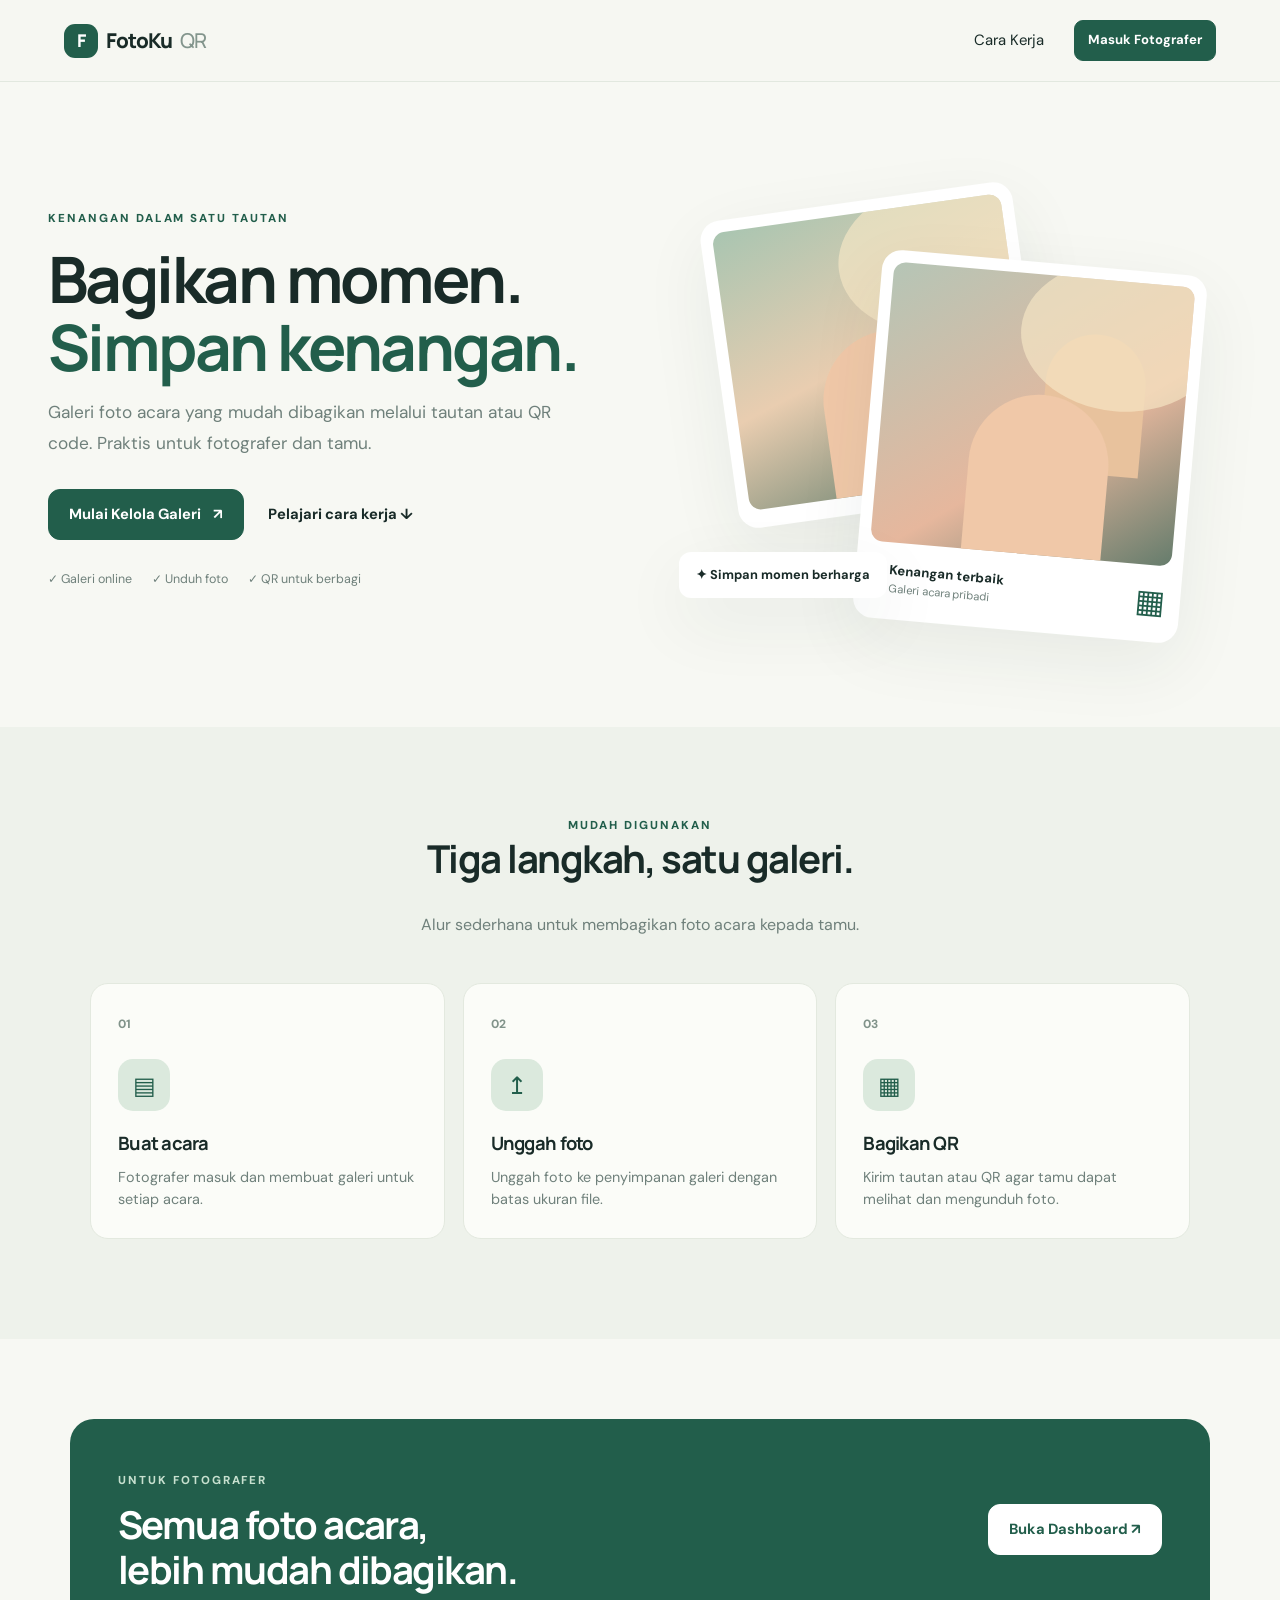
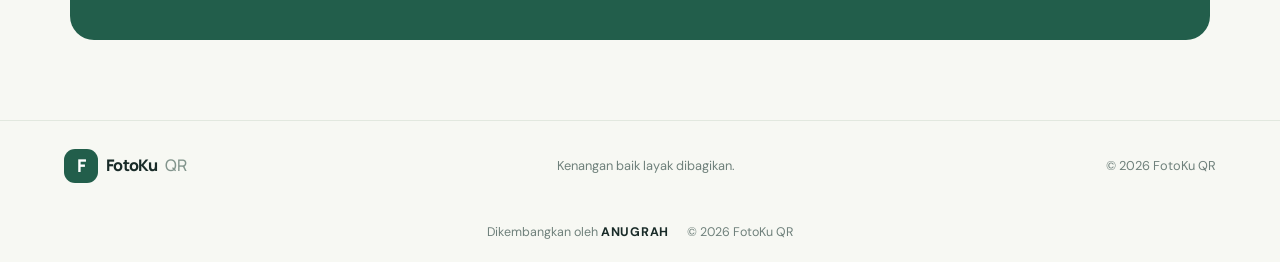
<file: index.html>
<!doctype html>
<html lang="id">
<head>
<meta charset="utf-8"><meta name="viewport" content="width=device-width, initial-scale=1">
<title>FotoKu QR — Galeri Kenangan</title><link rel="stylesheet" href="style.css">
</head>
<body>
<header class="topbar"><a class="brand" href="index.html"><span class="brand-mark">F</span> FotoKu <span class="brand-light">QR</span></a><nav><a href="#cara">Cara Kerja</a><a href="login.html" class="btn btn-small">Masuk Fotografer</a></nav></header>
<main>
<section class="hero"><div class="hero-copy"><span class="eyebrow">KENANGAN DALAM SATU TAUTAN</span><h1>Bagikan momen.<br><em>Simpan kenangan.</em></h1><p>Galeri foto acara yang mudah dibagikan melalui tautan atau QR code. Praktis untuk fotografer dan tamu.</p><div class="hero-actions"><a class="btn" href="login.html">Mulai Kelola Galeri <span>↗</span></a><a class="text-link" href="#cara">Pelajari cara kerja ↓</a></div><div class="hero-meta"><span>✓ Galeri online</span><span>✓ Unduh foto</span><span>✓ QR untuk berbagi</span></div></div>
<div class="hero-art"><div class="photo-frame frame-back"><div class="mock-photo photo-a"></div></div><div class="photo-frame frame-front"><div class="mock-photo photo-b"></div><div class="photo-caption"><span class="live-dot"></span><div><b>Kenangan terbaik</b><small>Galeri acara pribadi</small></div><span class="mini-qr">▦</span></div></div><div class="floating-tag">✦ Simpan momen berharga</div></div></section>
<section id="cara" class="steps-section"><div class="section-heading"><span class="eyebrow">MUDAH DIGUNAKAN</span><h2>Tiga langkah, satu galeri.</h2><p>Alur sederhana untuk membagikan foto acara kepada tamu.</p></div><div class="steps"><article class="step"><span class="step-number">01</span><div class="step-icon">▤</div><h3>Buat acara</h3><p>Fotografer masuk dan membuat galeri untuk setiap acara.</p></article><article class="step"><span class="step-number">02</span><div class="step-icon">↥</div><h3>Unggah foto</h3><p>Unggah foto ke penyimpanan galeri dengan batas ukuran file.</p></article><article class="step"><span class="step-number">03</span><div class="step-icon">▦</div><h3>Bagikan QR</h3><p>Kirim tautan atau QR agar tamu dapat melihat dan mengunduh foto.</p></article></div></section>
<section class="cta"><div><span class="eyebrow">UNTUK FOTOGRAFER</span><h2>Semua foto acara,<br>lebih mudah dibagikan.</h2></div><a class="btn btn-white" href="login.html">Buka Dashboard ↗</a></section>
</main><footer><a class="brand" href="index.html"><span class="brand-mark">F</span> FotoKu <span class="brand-light">QR</span></a><span>Kenangan baik layak dibagikan.</span><span>© <span id="year"></span> FotoKu QR</span></footer><div class="developer-credit"><span>Dikembangkan oleh <strong>ANUGRAH</strong></span><span>© <span class="current-year">2026</span> FotoKu QR</span></div><script>document.getElementById('year').textContent=new Date().getFullYear()</script>
</body></html>
</file>
<file: style.css>
@import url('https://fonts.googleapis.com/css2?family=DM+Sans:wght@400;500;600;700&family=Manrope:wght@400;500;600;700;800&display=swap');
:root{--ink:#192b28;--muted:#6f807b;--paper:#f7f8f3;--green:#225e4b;--mint:#dbe9dd;--line:#e2e8df;--white:#fff;--orange:#d68a5c;--shadow:0 24px 70px #17392a12}
*{box-sizing:border-box}html{scroll-behavior:smooth}body{margin:0;background:var(--paper);color:var(--ink);font-family:"DM Sans",sans-serif;line-height:1.55}a{color:inherit;text-decoration:none}button,input,textarea{font:inherit}button{cursor:pointer}h1,h2,h3,p{margin-top:0}h1,h2,h3,.brand{font-family:Manrope,sans-serif;letter-spacing:-.04em}h1{font-size:clamp(2.5rem,5vw,4.8rem);line-height:1.06;margin:16px 0}h2{font-size:clamp(1.8rem,3vw,2.7rem);line-height:1.15}p{color:var(--muted)}.topbar,.appbar{height:82px;padding:0 max(5vw,24px);display:flex;align-items:center;justify-content:space-between;border-bottom:1px solid var(--line);background:#f7f8f3ed}.topbar nav{display:flex;gap:30px;align-items:center;font-size:.93rem}.brand{font-weight:800;font-size:1.28rem;display:inline-flex;align-items:center;gap:8px}.brand-mark{display:inline-grid;place-items:center;width:34px;height:34px;background:var(--green);color:white;border-radius:11px;font-size:1.1rem}.brand-light{font-weight:500;color:#83958d}.btn{display:inline-flex;justify-content:center;align-items:center;gap:12px;padding:13px 20px;border:1px solid var(--green);border-radius:12px;background:var(--green);color:white;font-weight:700;font-size:.92rem;transition:.18s}.btn:hover{transform:translateY(-1px);filter:brightness(1.07)}.btn:disabled{opacity:.55;cursor:wait;transform:none}.btn-small{padding:9px 13px;font-size:.82rem;border-radius:9px}.btn-ghost{background:transparent;color:var(--green);border-color:#cbd8ce}.btn-danger{background:#fff4f0;border-color:#f1d2c6;color:#a33d25}.text-link{font-weight:700;font-size:.92rem}.hero{max-width:1240px;margin:auto;padding:90px 28px 105px;display:grid;grid-template-columns:1.02fr .98fr;align-items:center;gap:55px;min-height:620px}.eyebrow{font-size:.72rem;letter-spacing:.17em;font-weight:800;color:var(--green)}.hero-copy>p{font-size:1.08rem;max-width:510px;line-height:1.8}.hero h1 em{font-style:normal;color:var(--green)}.hero-actions{display:flex;align-items:center;gap:24px;margin:30px 0}.hero-meta{display:flex;flex-wrap:wrap;gap:20px;font-size:.78rem;color:var(--muted)}.hero-art{position:relative;min-height:450px}.photo-frame{position:absolute;padding:12px;background:white;box-shadow:var(--shadow);border-radius:20px}.frame-back{width:57%;height:310px;top:28px;left:7%;transform:rotate(-8deg)}.frame-front{width:59%;right:7%;top:90px;transform:rotate(5deg)}.mock-photo{height:280px;border-radius:12px;background:linear-gradient(160deg,#a9c5b1,#e9cdb0 50%,#617e6d);position:relative;overflow:hidden}.mock-photo:before{content:"";position:absolute;width:140px;height:180px;left:30%;bottom:-20px;background:#f0c8a8;border-radius:70px 70px 20px 20px;box-shadow:50px -85px 0 -20px #e8c29d}.mock-photo:after{content:"";position:absolute;width:200px;height:150px;right:-30px;top:-20px;background:#f7e9c7;border-radius:50%;opacity:.65}.photo-b{background:linear-gradient(145deg,#b5c5b6,#e6b79d 60%,#657c6c)}.photo-caption{display:flex;align-items:center;gap:10px;padding:12px 3px 3px}.photo-caption b,.photo-caption small{display:block}.photo-caption b{font-size:.82rem}.photo-caption small{font-size:.7rem;color:var(--muted)}.live-dot{width:9px;height:9px;border-radius:50%;background:#55a87a}.mini-qr{margin-left:auto;font-size:2rem;color:var(--green)}.floating-tag{position:absolute;bottom:24px;left:0;background:white;padding:13px 17px;border-radius:12px;box-shadow:var(--shadow);font-size:.8rem;font-weight:700}.steps-section{background:#eef2eb;padding:85px max(6vw,24px) 100px}.section-heading{text-align:center;max-width:560px;margin:0 auto 45px}.section-heading p{margin-bottom:0}.steps{max-width:1100px;margin:auto;display:grid;grid-template-columns:repeat(3,1fr);gap:18px}.step{background:#fbfcf8;border:1px solid #e3e9df;border-radius:18px;padding:27px;position:relative}.step-number{font-size:.75rem;color:#81938a;font-weight:800}.step-icon{display:grid;place-items:center;width:52px;height:52px;background:var(--mint);color:var(--green);border-radius:15px;font-size:1.5rem;margin:24px 0 18px}.step h3{font-size:1.15rem;margin-bottom:8px}.step p{font-size:.9rem;margin-bottom:0}.cta{max-width:1140px;margin:80px auto;padding:48px;background:var(--green);border-radius:24px;color:white;display:flex;align-items:center;justify-content:space-between;gap:24px}.cta .eyebrow{color:#c7e0cf}.cta h2{margin:12px 0 0}.btn-white{background:white;color:var(--green);border-color:white;white-space:nowrap}footer{display:flex;align-items:center;justify-content:space-between;gap:20px;padding:28px max(5vw,24px);border-top:1px solid var(--line);font-size:.8rem;color:var(--muted)}footer .brand{color:var(--ink);font-size:1rem}.auth-body{min-height:100vh;background:radial-gradient(circle at 15% 10%,#e1ecdf,transparent 35%),var(--paper)}.auth-brand{margin:28px 5vw}.auth-wrap{min-height:calc(100vh - 100px);display:grid;place-items:center;padding:20px}.auth-card{background:white;border:1px solid var(--line);border-radius:22px;padding:38px;width:min(100%,460px);box-shadow:var(--shadow)}.auth-card h1{font-size:2.35rem}.muted{color:var(--muted)}.tiny{font-size:.78rem}.auth-card form{display:grid;gap:18px;margin-top:25px}.auth-card label,.form-grid label{display:grid;gap:8px;font-size:.86rem;font-weight:700}.auth-card input,.form-grid input,.form-grid textarea{width:100%;border:1px solid #dce4dc;border-radius:10px;padding:13px 14px;background:#fbfcf9;outline:none;color:var(--ink)}input:focus,textarea:focus{border-color:#79a18c;box-shadow:0 0 0 3px #dcebe0}.full{width:100%}.auth-bottom{text-align:center;font-size:.87rem;margin:20px 0}.link-button{border:0;background:none;color:var(--green);font-weight:800}.message{font-size:.88rem;color:var(--green);min-height:1.3em}.message.error,.error{color:#b43c2c}.app-body,.public-body{min-height:100vh}.appbar{background:white}.appbar-right{display:flex;align-items:center;gap:18px;font-size:.84rem}.dashboard-main{max-width:1120px;margin:0 auto;padding:54px 24px 80px}.page-intro{display:flex;justify-content:space-between;align-items:center;gap:25px;margin-bottom:30px}.page-intro h1{font-size:2.7rem;margin:8px 0}.page-intro p{margin-bottom:0}.panel{background:white;border:1px solid var(--line);border-radius:18px;padding:25px;margin-bottom:25px}.panel h2{font-size:1.4rem}.hidden{display:none!important}.form-grid{display:grid;grid-template-columns:1fr 1fr;gap:18px}.form-grid .wide{grid-column:1/-1}.form-grid textarea{resize:vertical}.form-actions{display:flex;gap:10px}.gallery-list{display:grid;gap:16px}.gallery-admin-card{background:white;border:1px solid var(--line);border-radius:17px;padding:22px}.gallery-admin-head{display:flex;justify-content:space-between;align-items:flex-start;gap:20px}.gallery-admin-head h2{font-size:1.3rem;margin-bottom:4px}.gallery-admin-head p{margin-bottom:0}.status-pill{background:#f3ead9;color:#8d6826;border-radius:50px;padding:6px 10px;font-size:.72rem;font-weight:800;white-space:nowrap}.status-pill.published{background:#dff0e2;color:#276548}.card-actions{display:flex;flex-wrap:wrap;gap:8px;margin-top:18px}.empty-state{background:white;border:1px dashed #cdd9ce;border-radius:15px;padding:35px;text-align:center;color:var(--muted)}.app-footer{border-top:1px solid var(--line);padding:24px max(5vw,24px);display:flex;justify-content:space-between;color:var(--muted);font-size:.8rem}.public-appbar{padding:0 max(5vw,24px)}.public-main{max-width:1200px;margin:auto;padding:65px 24px 90px}.public-head{text-align:center;max-width:750px;margin:0 auto 35px}.public-head h1{font-size:clamp(2rem,4vw,3.4rem);margin:12px 0}.public-head p{margin-bottom:8px}.public-tools{display:flex;justify-content:center;align-items:center;gap:16px;flex-wrap:wrap;margin-top:22px}.photo-grid{display:grid;grid-template-columns:repeat(3,minmax(0,1fr));gap:18px}.public-photo-card{overflow:hidden;background:white;border:1px solid var(--line);border-radius:15px;box-shadow:0 8px 25px #163c2910}.public-photo-card img{width:100%;height:auto;display:block;object-fit:contain;background:#eef0eb;max-height:650px}.photo-card-bottom{padding:12px;display:flex;align-items:center;justify-content:space-between;gap:12px}.photo-file-name{font-size:.78rem;color:var(--muted);overflow-wrap:anywhere}.photo-card-bottom .btn{flex-shrink:0}.app-footer{margin-top:auto}
@media(max-width:850px){.hero{grid-template-columns:1fr;gap:10px;padding-top:65px}.hero-art{max-width:580px;width:100%;margin:auto;min-height:430px}.steps{grid-template-columns:1fr}.cta{margin:45px 20px;padding:32px;flex-direction:column;align-items:flex-start}.photo-grid{grid-template-columns:repeat(2,minmax(0,1fr))}.topbar nav>a:first-child{display:none}}
@media(max-width:560px){.topbar,.appbar{height:70px;padding:0 18px}.brand{font-size:1.1rem}.hero{padding:55px 22px 65px}.hero-actions{align-items:flex-start;flex-direction:column;gap:18px}.hero-meta{gap:10px 15px}.hero-art{min-height:360px}.frame-back{height:250px}.frame-front{top:65px}.mock-photo{height:220px}.floating-tag{bottom:5px}.steps-section{padding:65px 20px}.cta{padding:27px 23px}.cta .btn{width:100%}footer{flex-wrap:wrap;padding:24px 20px}.auth-card{padding:26px 22px}.dashboard-main{padding:38px 17px 60px}.page-intro{align-items:flex-start;flex-direction:column}.page-intro h1{font-size:2.2rem}.form-grid{grid-template-columns:1fr}.form-grid .wide{grid-column:auto}.gallery-admin-card{padding:17px}.gallery-admin-head{gap:12px}.card-actions .btn{flex-grow:1}.public-main{padding:45px 14px 65px}.photo-grid{grid-template-columns:1fr}.photo-card-bottom{align-items:flex-start}.photo-card-bottom .btn{font-size:.76rem}.app-footer{gap:10px;flex-wrap:wrap}}

/* Pengelola foto di dashboard admin */
.photo-manager-overlay{position:fixed;inset:0;z-index:1000;background:#10201899;display:flex;align-items:center;justify-content:center;padding:18px;overflow:auto}
.photo-manager{width:min(900px,100%);max-height:90vh;overflow:auto;margin:0;padding:22px}
.photo-manager-head{display:flex;justify-content:space-between;align-items:flex-start;gap:15px}
.photo-manager-head h2{margin:0 0 6px}.photo-manager-head p{margin:0 0 12px}
.photo-manager-grid{display:grid;grid-template-columns:repeat(3,minmax(0,1fr));gap:14px;margin-top:16px}
.photo-manager-card{border:1px solid var(--line);border-radius:12px;padding:10px;min-width:0}
.photo-manager-thumb{display:block;width:100%;height:160px;object-fit:contain;background:#eef0eb;border-radius:8px}
.photo-manager-placeholder{display:flex;align-items:center;justify-content:center;text-align:center;color:var(--muted);font-size:.8rem}
.photo-manager-name{font-size:.8rem;overflow-wrap:anywhere;margin:10px 0}
.photo-manager-card .btn{width:100%}
@media(max-width:650px){.photo-manager-grid{grid-template-columns:repeat(2,minmax(0,1fr))}.photo-manager{padding:15px}}
@media(max-width:420px){.photo-manager-grid{grid-template-columns:1fr}}

/* Tombol laporan masalah via WhatsApp */
.intro-actions,.public-nav-actions{display:flex;align-items:center;gap:12px;flex-wrap:wrap}
.btn-whatsapp{background:#168348;border-color:#168348;color:#fff}
.btn-whatsapp:hover{filter:brightness(1.05)}
@media(max-width:560px){.intro-actions{width:100%}.intro-actions .btn{width:100%}.public-nav-actions{gap:10px;font-size:.82rem}}


/* Kredit developer */
.developer-credit{display:flex;justify-content:center;gap:8px 18px;flex-wrap:wrap;padding:12px 20px 20px;color:var(--muted);font-size:.78rem;text-align:center}.developer-credit strong{color:var(--ink);letter-spacing:.06em}


/* Statistik galeri */
.analytics-panel{margin:20px 0}.analytics-grid{display:grid;grid-template-columns:repeat(4,minmax(0,1fr));gap:12px;margin-top:14px}.analytics-stat{padding:16px;border:1px solid var(--border,#e5e7eb);border-radius:14px;background:var(--card,#fff);display:flex;flex-direction:column;gap:8px}.analytics-stat span{font-size:.86rem;color:var(--muted,#64748b)}.analytics-stat strong{font-size:1.7rem;line-height:1.2}.analytics-details{margin-top:14px;line-height:1.7}.analytics-gallery-row{display:flex;justify-content:space-between;gap:12px;padding:9px 0;border-bottom:1px solid #e5e7eb}.analytics-gallery-row:last-child{border-bottom:0}@media(max-width:650px){.analytics-grid{grid-template-columns:repeat(2,minmax(0,1fr))}.analytics-stat{padding:12px}.analytics-stat strong{font-size:1.4rem}}
</file>
